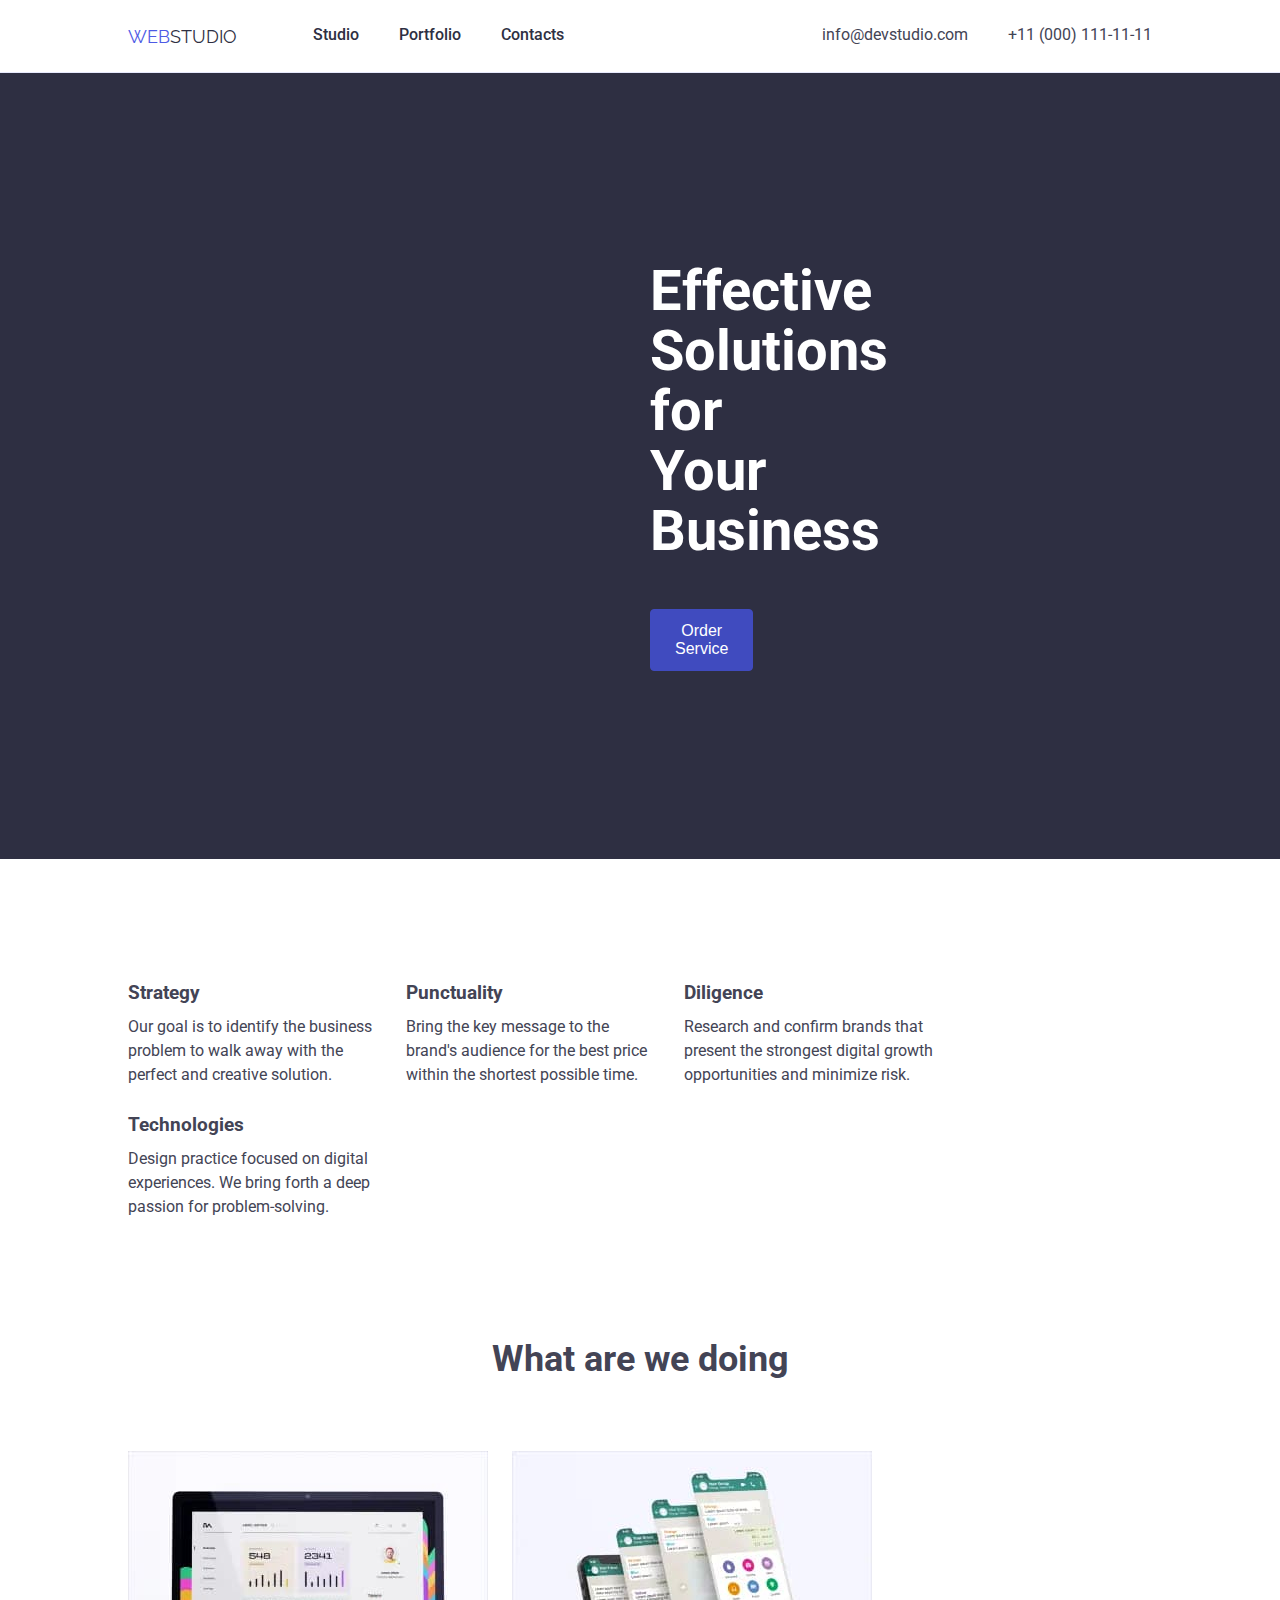
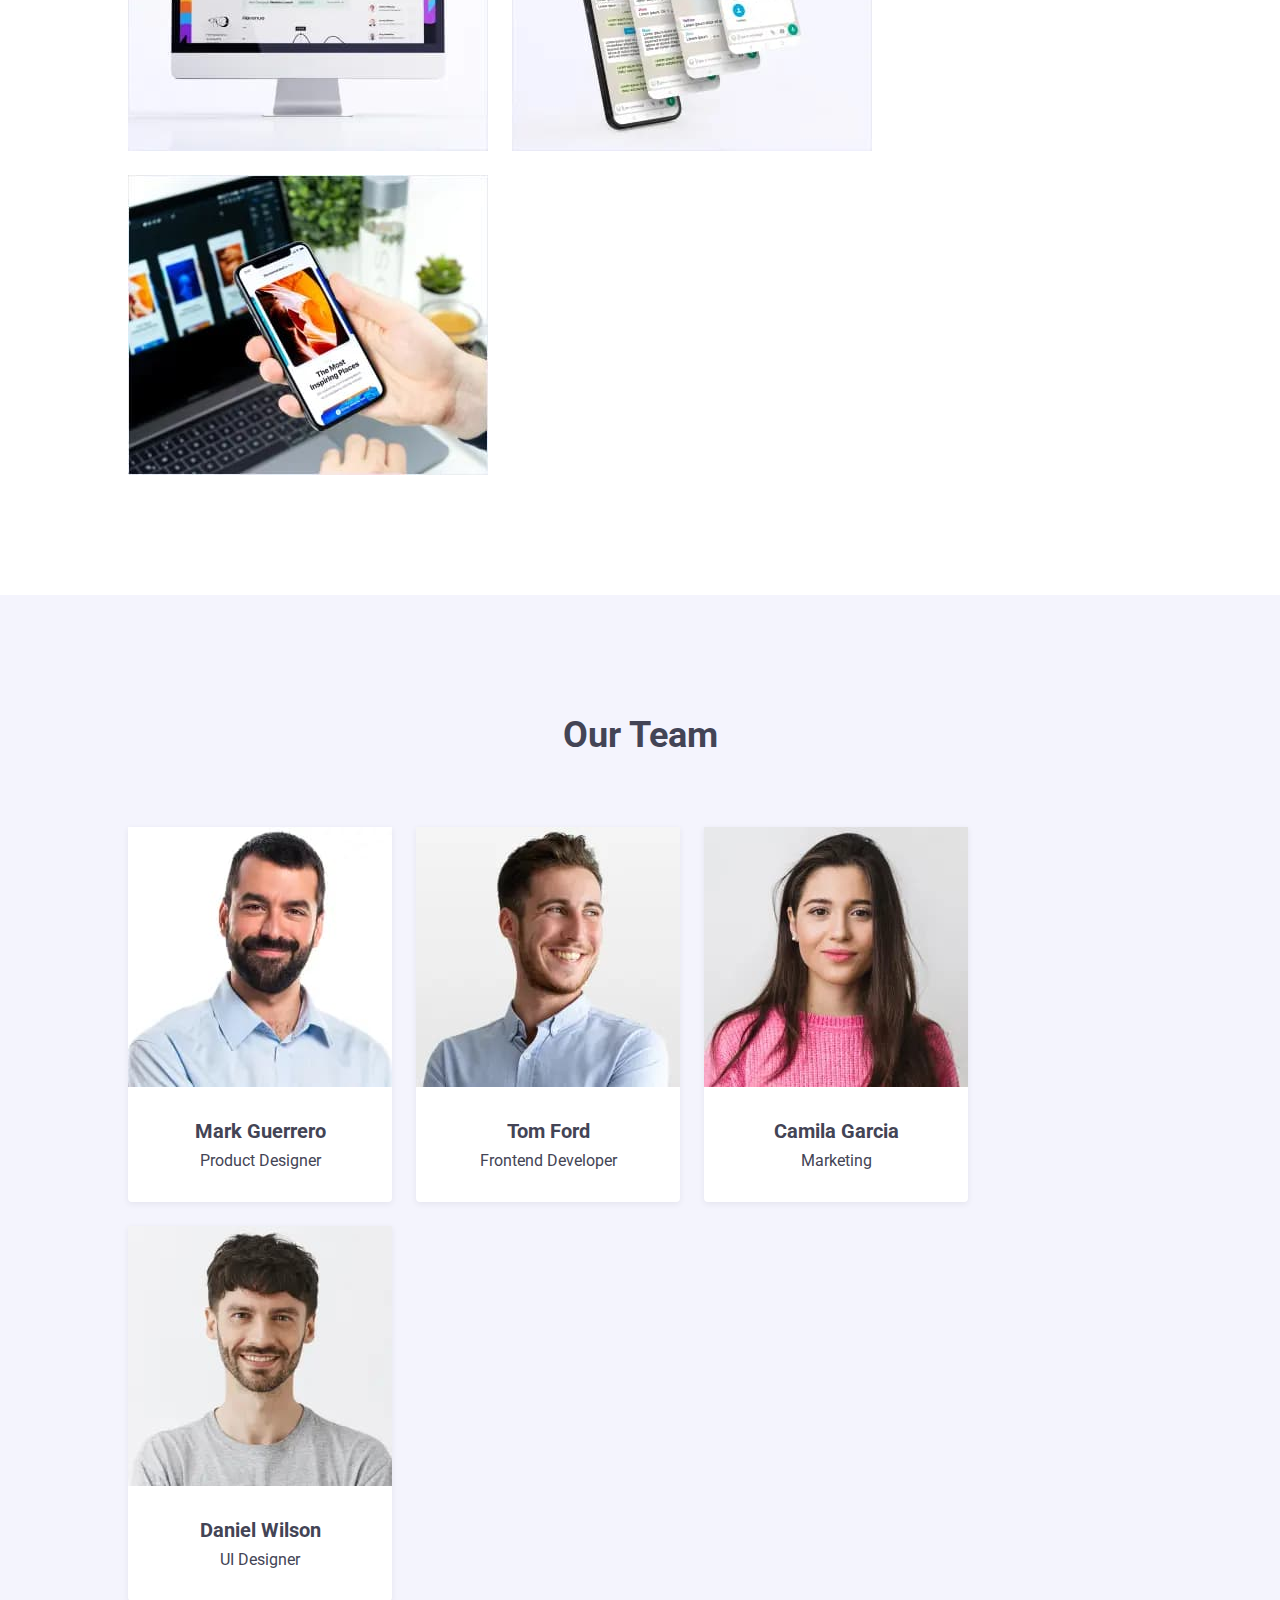
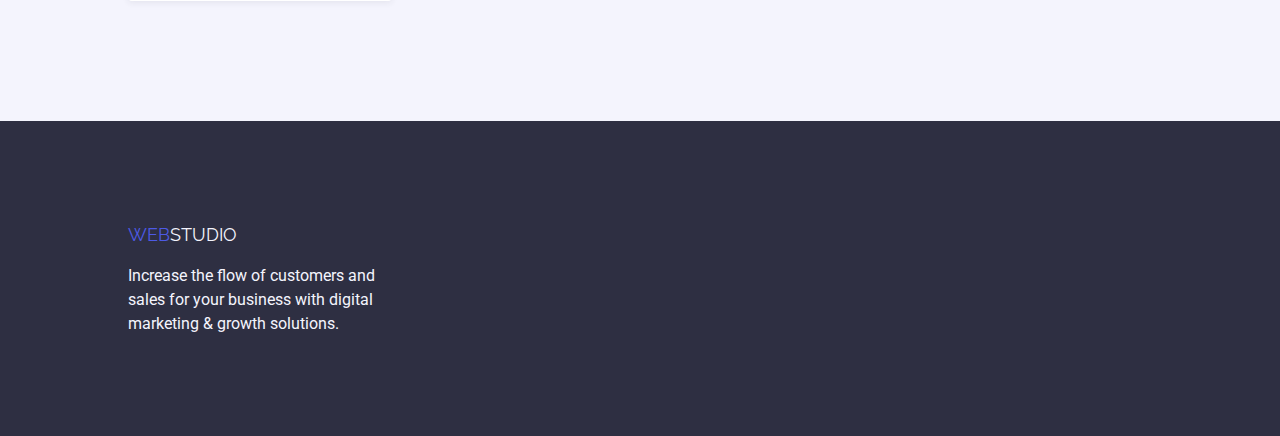
<file: index.html>
<!DOCTYPE html>
<html lang="en">
<head>
    <meta charset="UTF-8">
    <meta name="viewport" content="width=device-width, initial-scale=1.0">
    <title>Studio</title>
    <link rel="stylesheet" href="https://cdnjs.cloudflare.com/ajax/libs/modern-normalize/2.0.0/modern-normalize.min.css" integrity="sha512-4xo8blKMVCiXpTaLzQSLSw3KFOVPWhm/TRtuPVc4WG6kUgjH6J03IBuG7JZPkcWMxJ5huwaBpOpnwYElP/m6wg==" crossorigin="anonymous" referrerpolicy="no-referrer" />
    <link rel="stylesheet" href="./css/styles.css">
    <link rel="preconnect" href="https://fonts.googleapis.com">
    <link rel="preconnect" href="https://fonts.gstatic.com" crossorigin>
    <link href="https://fonts.googleapis.com/css2?family=Raleway:wght@800&family=Roboto:wght@400;500;700;900&display=swap" rel="stylesheet">
</head>
<body>
    <header>
        <div class="container">
            <a href="./index.html" class="logo"><span>Web</span><span>Studio</span></a>
            <nav>
                <ul>
                    <li><a href="./index.html">Studio</a></li>
                    <li><a href="./portfolio.html">Portfolio</a></li>
                    <li><a href="">Contacts</a></li>
                </ul>
            </nav>
            <address>
                <ul>
                    <li><a href="mailto:info@devstudio.com">info@devstudio.com</a></li>
                    <li><a href="tel:+110001111111">+11 (000) 111-11-11</a></li>
                </ul>
            </address>
        </div> 
    </header>
    <main>
        <section class="section efective-solutions text-center">
            <h1>Effective Solutions for Your Business</h1>
            <button type="button">Order Service</button>
        </section>
        <section class="section our-values">
            <div class="container">
                <h2 class="visually-hidden">Our values</h2>
                <ul class="list-wrap">
                    <li>
                        <h3>Strategy</h3>
                        <p>Our goal is to identify the business problem to walk away with the perfect and creative solution.</p>
                    </li>
                    <li>
                        <h3>Punctuality</h3>
                        <p>Bring the key message to the brand's audience for the best price within the shortest possible time.</p>
                    </li>
                    <li>
                        <h3>Diligence</h3>
                        <p>Research and confirm brands that present the strongest digital growth opportunities and minimize risk.</p>
                    </li>
                    <li>
                        <h3>Technologies</h3>
                        <p>Design practice focused on digital experiences. We bring forth a deep passion for problem-solving.</p>
                    </li>
                </ul>
            </div>
        </section>
        <section class="section">
            <div class="container">
                <h2 class="text-center">What are we doing</h2>
                <ul class="list-wrap">
                    <li><img src="./images/what-are-we-doing-01.jpg" alt="Monitor and app" width="360"></li>
                    <li><img src="./images/what-are-we-doing-02.jpg" alt="Phone and app" width="360"></li>
                    <li><img src="./images/what-are-we-doing-03.jpg" alt="Phone and laptop" width="360"></li>
                </ul>
            </div>
        </section>
        <section class="section our-team">
            <div class="container">
                <h2 class="text-center">Our Team</h2>
                <ul class="list-wrap">
                    <li class="text-center">
                        <img src="./images/mark-guerrero.jpg" alt="Member Mark Guerrero" width="264">
                        <div class="item-info">
                            <h3>Mark Guerrero</h3>
                            <p>Product Designer</p>
                        </div>
                    </li>
                    <li class="text-center">
                        <img src="./images/tom-ford.jpg" alt="Member Tom Ford" width="264">
                        <div class="item-info">
                            <h3>Tom Ford</h3>
                            <p>Frontend Developer</p>
                        </div>
                    </li>
                    <li class="text-center">
                        <img src="./images/camila-garcia.jpg" alt="Member Camila Garcia" width="264">
                        <div class="item-info">
                            <h3>Camila Garcia</h3>
                            <p>Marketing</p>
                        </div>
                    </li>
                    <li class="text-center">
                        <img src="./images/daniel-wilson.jpg" alt="Member Daniel Wilson" width="264">
                        <div class="item-info">
                            <h3>Daniel Wilson</h3>
                            <p>UI Designer</p>
                        </div>
                    </li>
                </ul>
            </div>
        </section>
    </main>
    <footer>
        <div class="container">
            <a href="./index.html" class="logo"><span>Web</span><span>Studio</span></a>
            <p>Increase the flow of customers and sales for your business with digital marketing & growth solutions.</p>
        </div>
    </footer>
</body>
</html>
</file>
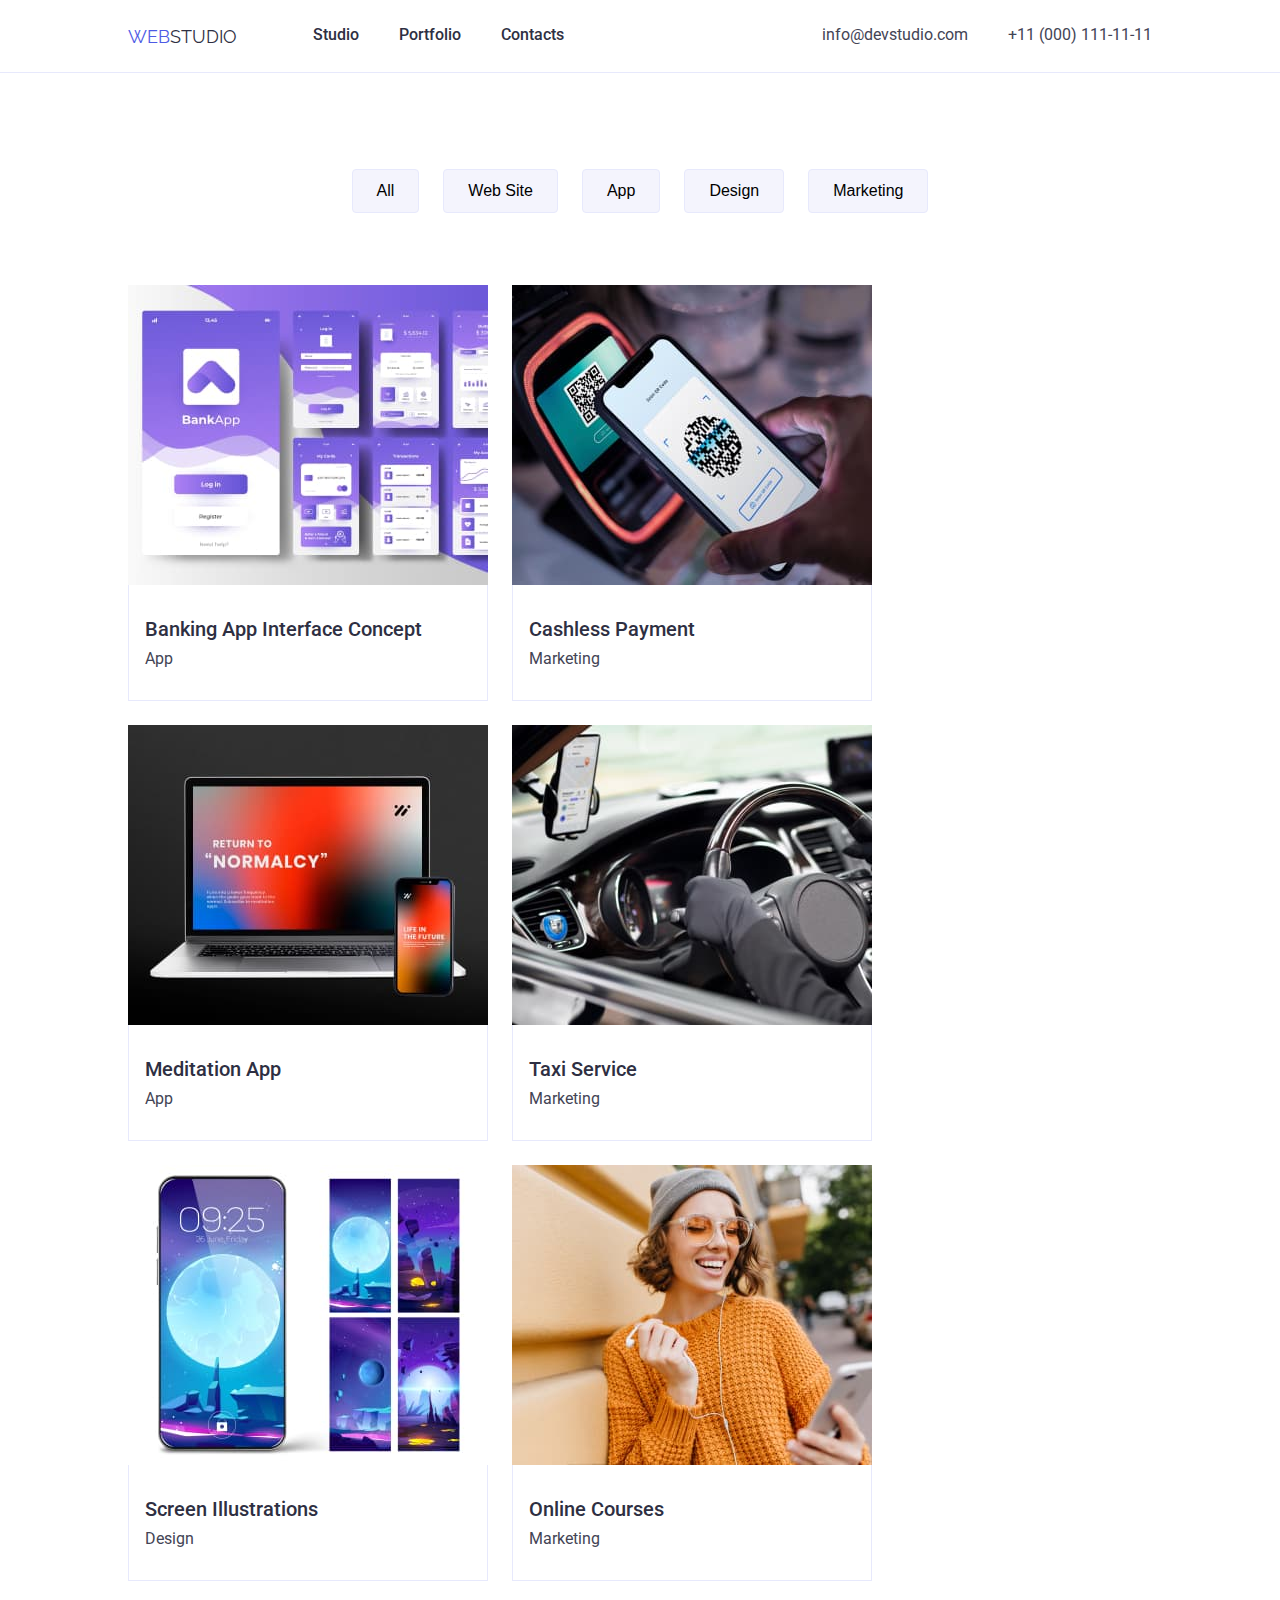
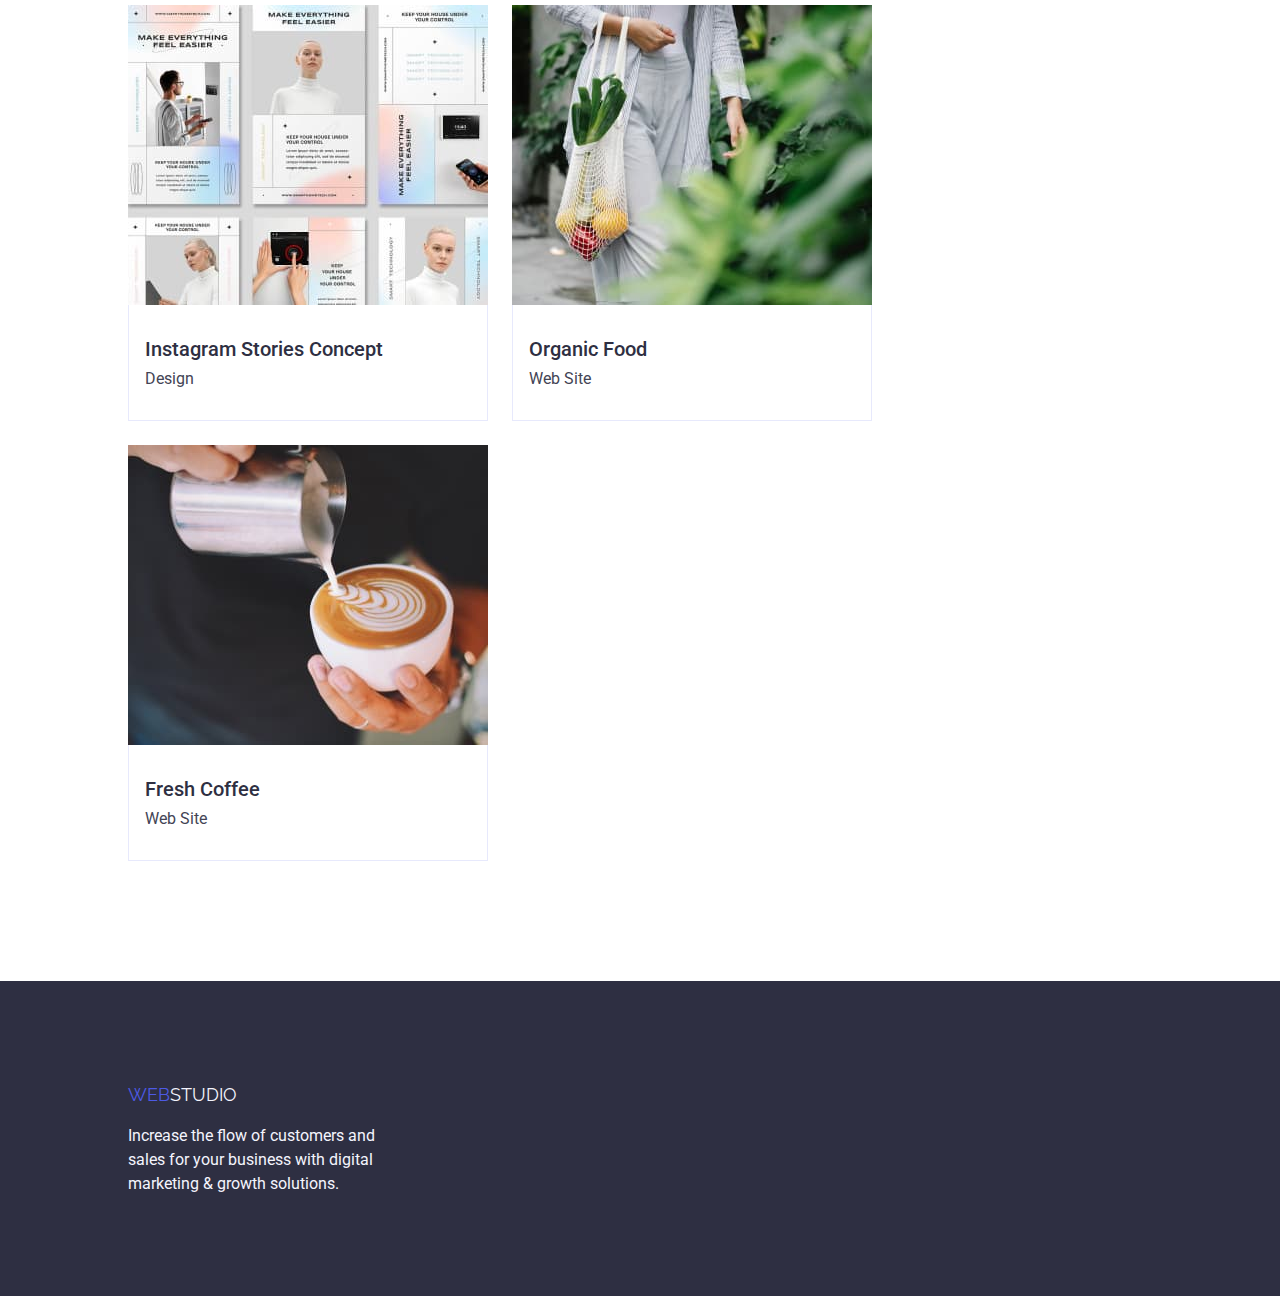
<file: portfolio.html>
<!DOCTYPE html>
<html lang="en">
<head>
    <meta charset="UTF-8">
    <meta name="viewport" content="width=device-width, initial-scale=1.0">
    <title>Portfolio</title>
    <link rel="stylesheet" href="https://cdnjs.cloudflare.com/ajax/libs/modern-normalize/2.0.0/modern-normalize.min.css" integrity="sha512-4xo8blKMVCiXpTaLzQSLSw3KFOVPWhm/TRtuPVc4WG6kUgjH6J03IBuG7JZPkcWMxJ5huwaBpOpnwYElP/m6wg==" crossorigin="anonymous" referrerpolicy="no-referrer" />
    <link rel="stylesheet" href="./css/styles.css">
    <link rel="preconnect" href="https://fonts.googleapis.com">
    <link rel="preconnect" href="https://fonts.gstatic.com" crossorigin>
    <link href="https://fonts.googleapis.com/css2?family=Raleway:wght@800&family=Roboto:wght@400;500;700;900&display=swap" rel="stylesheet">
</head>
<body>
    <header>
        <div class="container">
            <a href="./index.html" class="logo"><span>Web</span><span>Studio</span></a>
            <nav>
                <ul>
                    <li><a href="./index.html">Studio</a></li>
                    <li><a href="./portfolio.html">Portfolio</a></li>
                    <li><a href="">Contacts</a></li>
                </ul>
            </nav>
            <address>
                <ul>
                    <li><a href="mailto:info@devstudio.com">info@devstudio.com</a></li>
                    <li><a href="tel:+110001111111">+11 (000) 111-11-11</a></li>
                </ul>
            </address>
        </div>
    </header>
    <main>
        <section class="section portfolio">
            <h1 class="visually-hidden">News</h1>
            <div class="container">
                <ul class="filter">
                    <li><button type="button">All</button></li>
                    <li><button type="button">Web Site</button></li>
                    <li><button type="button">App</button></li>
                    <li><button type="button">Design</button></li>
                    <li><button type="button">Marketing</button></li>
                </ul>
                <ul class="news list-wrap">
                    <li>
                        <img src="./images/img-8.jpg" alt="" width="360">
                        <div class="item-info">
                            <h2>Banking App Interface Concept</h2>
                            <p>App</p>
                        </div>
                    </li>
                    <li>
                        <img src="./images/img-7.jpg" alt="" width="360">
                        <div class="item-info">
                            <h2>Cashless Payment</h2>
                            <p>Marketing</p>
                        </div>
                    </li>
                    <li>
                        <img src="./images/img-6.jpg" alt="" width="360">
                        <div class="item-info">
                            <h2>Meditation App</h2>
                            <p>App</p>
                        </div>
                    </li>
                    <li>
                        <img src="./images/img-5.jpg" alt="" width="360">
                        <div class="item-info">
                            <h2>Taxi Service</h2>
                            <p>Marketing</p>
                        </div>
                    </li>
                    <li>
                        <img src="./images/img-4.jpg" alt="" width="360">
                        <div class="item-info">
                            <h2>Screen Illustrations</h2>
                            <p>Design</p>
                        </div>
                    </li>
                    <li>
                        <img src="./images/img-3.jpg" alt="" width="360">
                        <div class="item-info">
                            <h2>Online Courses</h2>
                            <p>Marketing</p>
                        </div>
                    </li>
                    <li>
                        <img src="./images/img-2.jpg" alt="" width="360">
                        <div class="item-info">
                            <h2>Instagram Stories Concept</h2>
                            <p>Design</p>
                        </div>
                    </li>
                    <li>
                        <img src="./images/img-1.jpg" alt="" width="360">
                        <div class="item-info">
                            <h2>Organic Food</h2>
                            <p>Web Site</p>
                        </div>
                    </li>
                    <li>
                        <img src="./images/img.jpg" alt="" width="360">
                        <div class="item-info">
                            <h2>Fresh Coffee</h2>
                            <p>Web Site</p>
                        </div>
                    </li>
                </ul>
            </div>
        </section>
    </main>
    <footer>
        <div class="container">
            <a href="./index.html" class="logo"><span>Web</span><span>Studio</span></a>
            <p>Increase the flow of customers and sales for your business with digital marketing & growth solutions.</p>
        </div>
    </footer>
</body>
</html>
</file>
<file: css/styles.css>
:root {
    --feng-primary-brand: #4D5AE5;
    --feng-pressed-state: #404BBF;
    --feng-text: #434455;
    --feng-dark: #2E2F42;
    --feng-accent: #E7E9FC;
    --feng-light: #F4F4FD;
    --feng-white: #fff;
    --feng-default-gap: 24px;
}

body {
    margin: 0;
    padding: 0;
    font-size: 16px;
    font-family: Roboto, Arial, Helvetica, sans-serif;
    color: var(--feng-text);
    line-height: 1.5;
}

a {
    text-decoration: none;
}

a:hover,
a:active {
    color: var(--feng-primary-brand);
}

h1, h2, h3, h4, h5, h6, p, ul {
    margin: 0;
    padding: 0;
}

ul li {
    list-style-type: none;
}

img {
    display: block;
}

.visually-hidden {
    position: absolute;
    width: 1px;
    height: 1px;
    margin: -1px;
    border: 0;
    padding: 0;
    white-space: nowrap;
    clip-path: inset(100%);
    clip: rect(0 0 0 0);
    overflow: hidden;
}

header, header .container, ul {
    display: flex;
}

.container {
    width: 80%;
    max-width: 1128px;
    position: relative;
    padding-left: 0;
    padding-right: 0;
    margin-left: auto;
    margin-right: auto;
}

/* HEADER */

header {
    min-height: 72px;
    align-items: center;
    border-bottom: 1px solid var(--feng-accent);
}

nav ul,
address ul {
    gap: 40px;
}

/* logo */

.logo {
    padding-right: 76px;
    font-size: 18px;
    font-family: Raleway;
    text-transform: uppercase;
    display: block;
}

.logo span:first-child {
    color: var(--feng-primary-brand);
}

.logo span:last-child {
    color: var(--feng-dark);
}

/* nav */

nav a {
    font-weight: 500;
    color: var(--feng-dark);
}

/* address */

address {
    right: 0;
    position: absolute;
}

address a {
    font-style: normal;
    color: var(--feng-text);
}

/* BODY */

/* main */

section {
    padding: 120px 0;
}

button {
    padding: 12px 24px;
    font-size: 16px;
    font-weight: 500;
    cursor: pointer;
    background-color: var(--feng-light);
    border: 1px solid var(--feng-accent);
    border-radius: 4px;
    transition: 0.3s;
}

.filter button:hover,
.efective-solutions button {
    color: #fff;
    background-color: var(--feng-pressed-state);
    border-color: var(--feng-pressed-state);
}

.text-center {
    text-align: center;
}

/* homepage */

.container > h2 {
    padding-bottom: 72px;
    font-size: 36px;
    line-height: 1.111;
}

.efective-solutions {
    padding: 188px 650px;
    color: var(--feng-white);
    background-color: #2E2F42;
}

.efective-solutions h1 {
    padding-bottom: 48px;
    font-size: 56px;
    line-height: 1.0715;
}

.efective-solutions button:hover {
    color: initial;
    background-color: var(--feng-light);
    border: 1px solid var(--feng-accent);
}

.our-values {
    padding-bottom: 0;
}

.our-values ul li {
    max-width: 254px;
}

.our-values h3 {
    padding-bottom: 8px;
}

.our-team {
    background-color: var(--feng-light);
}

.our-team li {
    border-radius: 0 0 4px 4px;
    background-color: var(--feng-white);
    box-shadow: 0px 2px 6px rgba(46, 47, 66, 0.08);
}

.our-team li,
.news li {
    line-height: 0;
}

.our-team .item-info,
.news .item-info {
    padding: 32px 0;
}

.our-team h3,
.news h2 {
    margin-bottom: 8px;
    font-size: 20px;
    line-height: 1.2;
}

.our-team p,
.news p {
    line-height: initial;
}

/* portfolio */

.portfolio {
    padding-top: 96px;
}

.filter {
    margin-bottom: 72px;
    gap: var(--feng-default-gap);
    justify-content: center;
}

.list-wrap {
    flex-wrap: wrap;
    gap: var(--feng-default-gap);
}

.news li {
    border: 1px solid var(--feng-accent);
}

.news li img {
    margin: -1px -1px 0 -1px;
}

.news li h2 {
    font-size: 20px;
    font-weight: 500;
    line-height: 1.2;
    color: var(--feng-dark);
}

.news li p {
    font-weight: 400;
}

.news li h2,
.news li p {
    padding: 0 16px;
}

/* footer */

footer {
    padding: 100px 0;
    color: var(--feng-light);
    background-color: var(--feng-dark);
}

footer .logo {
    margin-bottom: 16px;
}

footer .logo span:last-child {
    color: var(--feng-light);
}

footer p {
    max-width: 264px;
}
</file>
